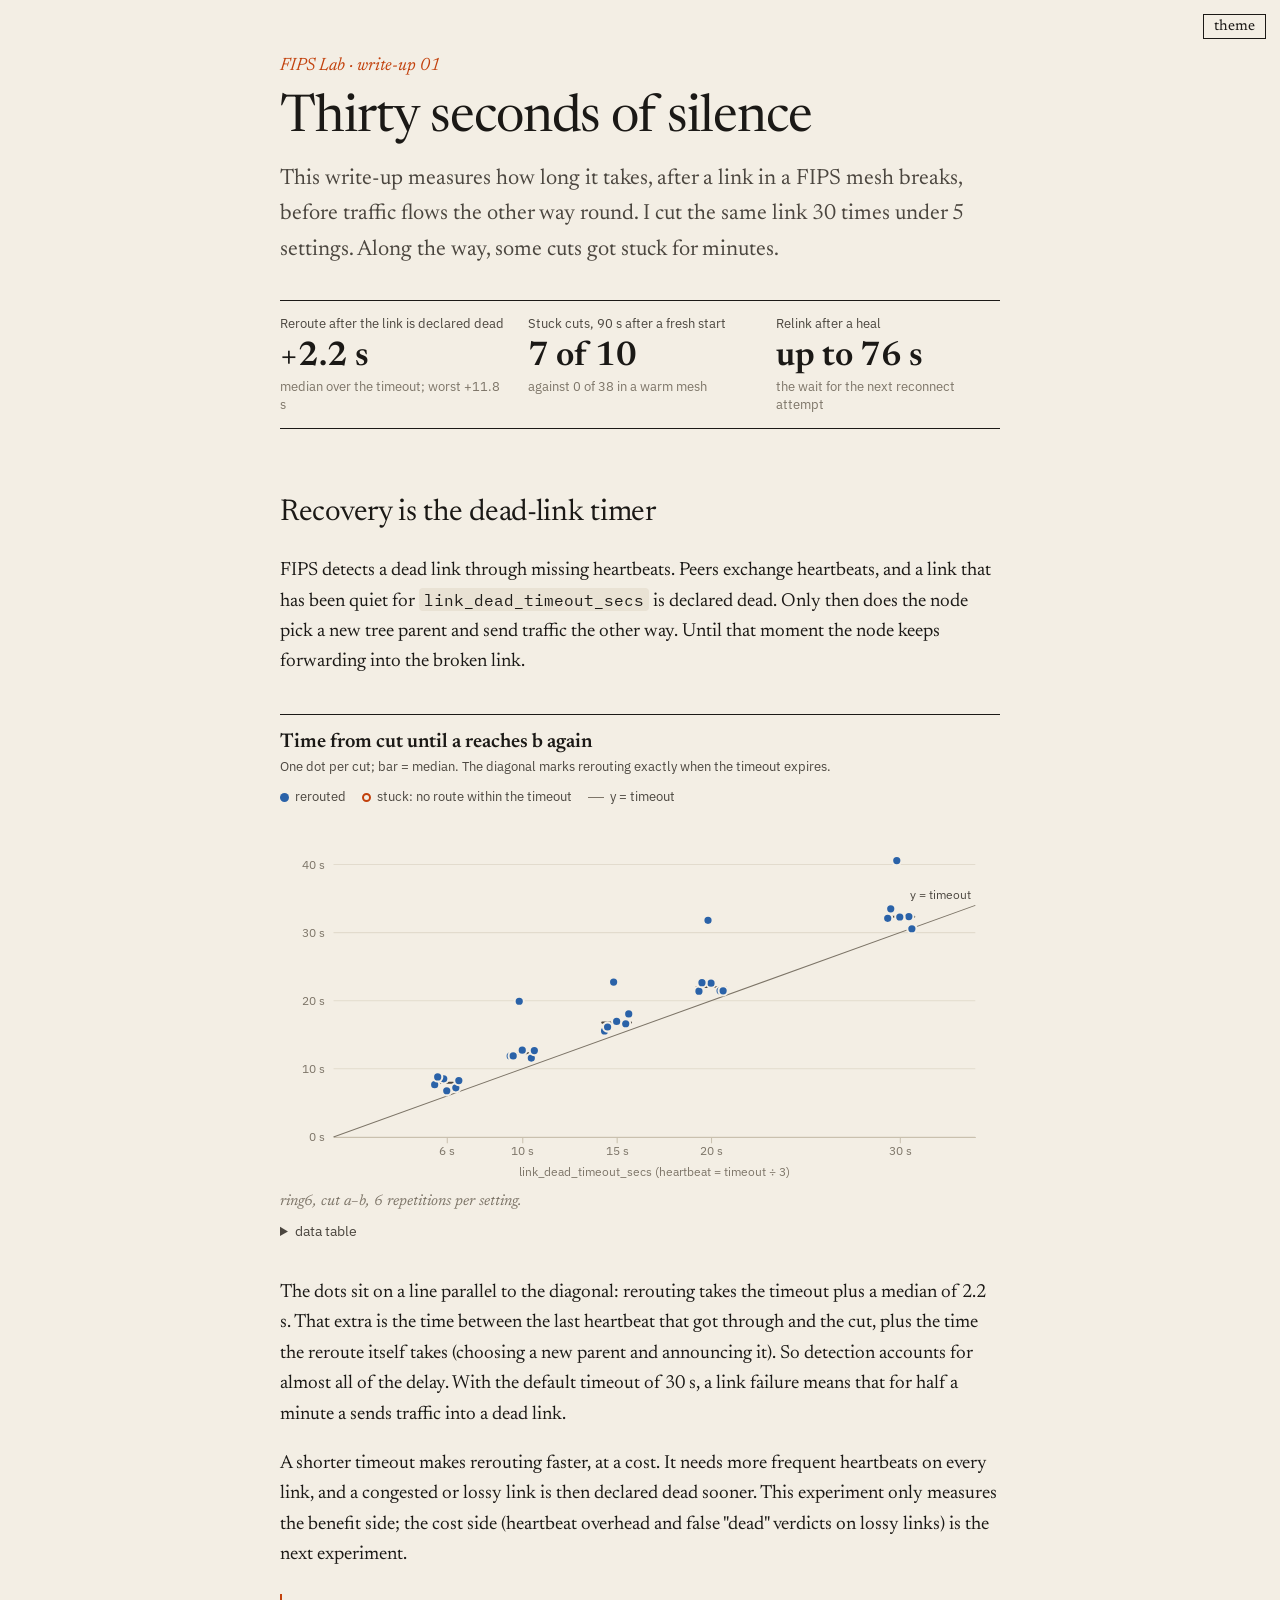
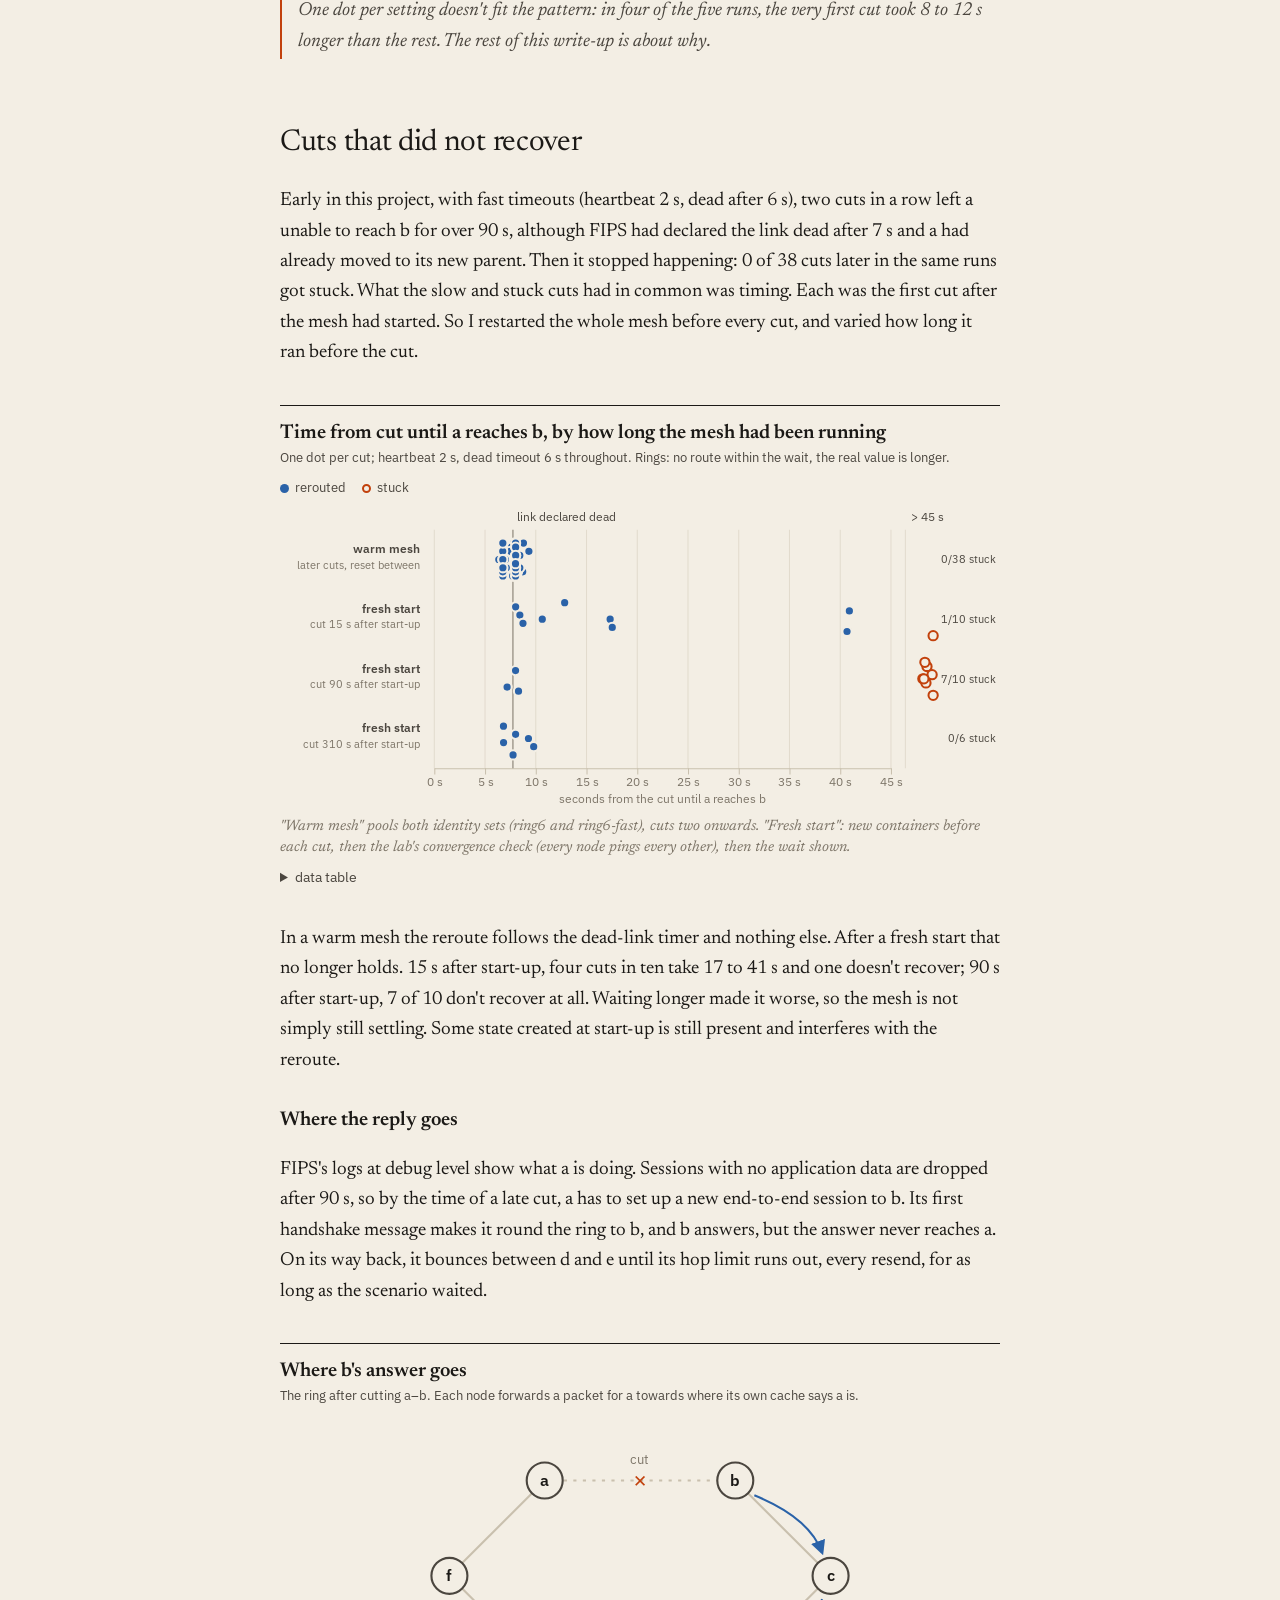
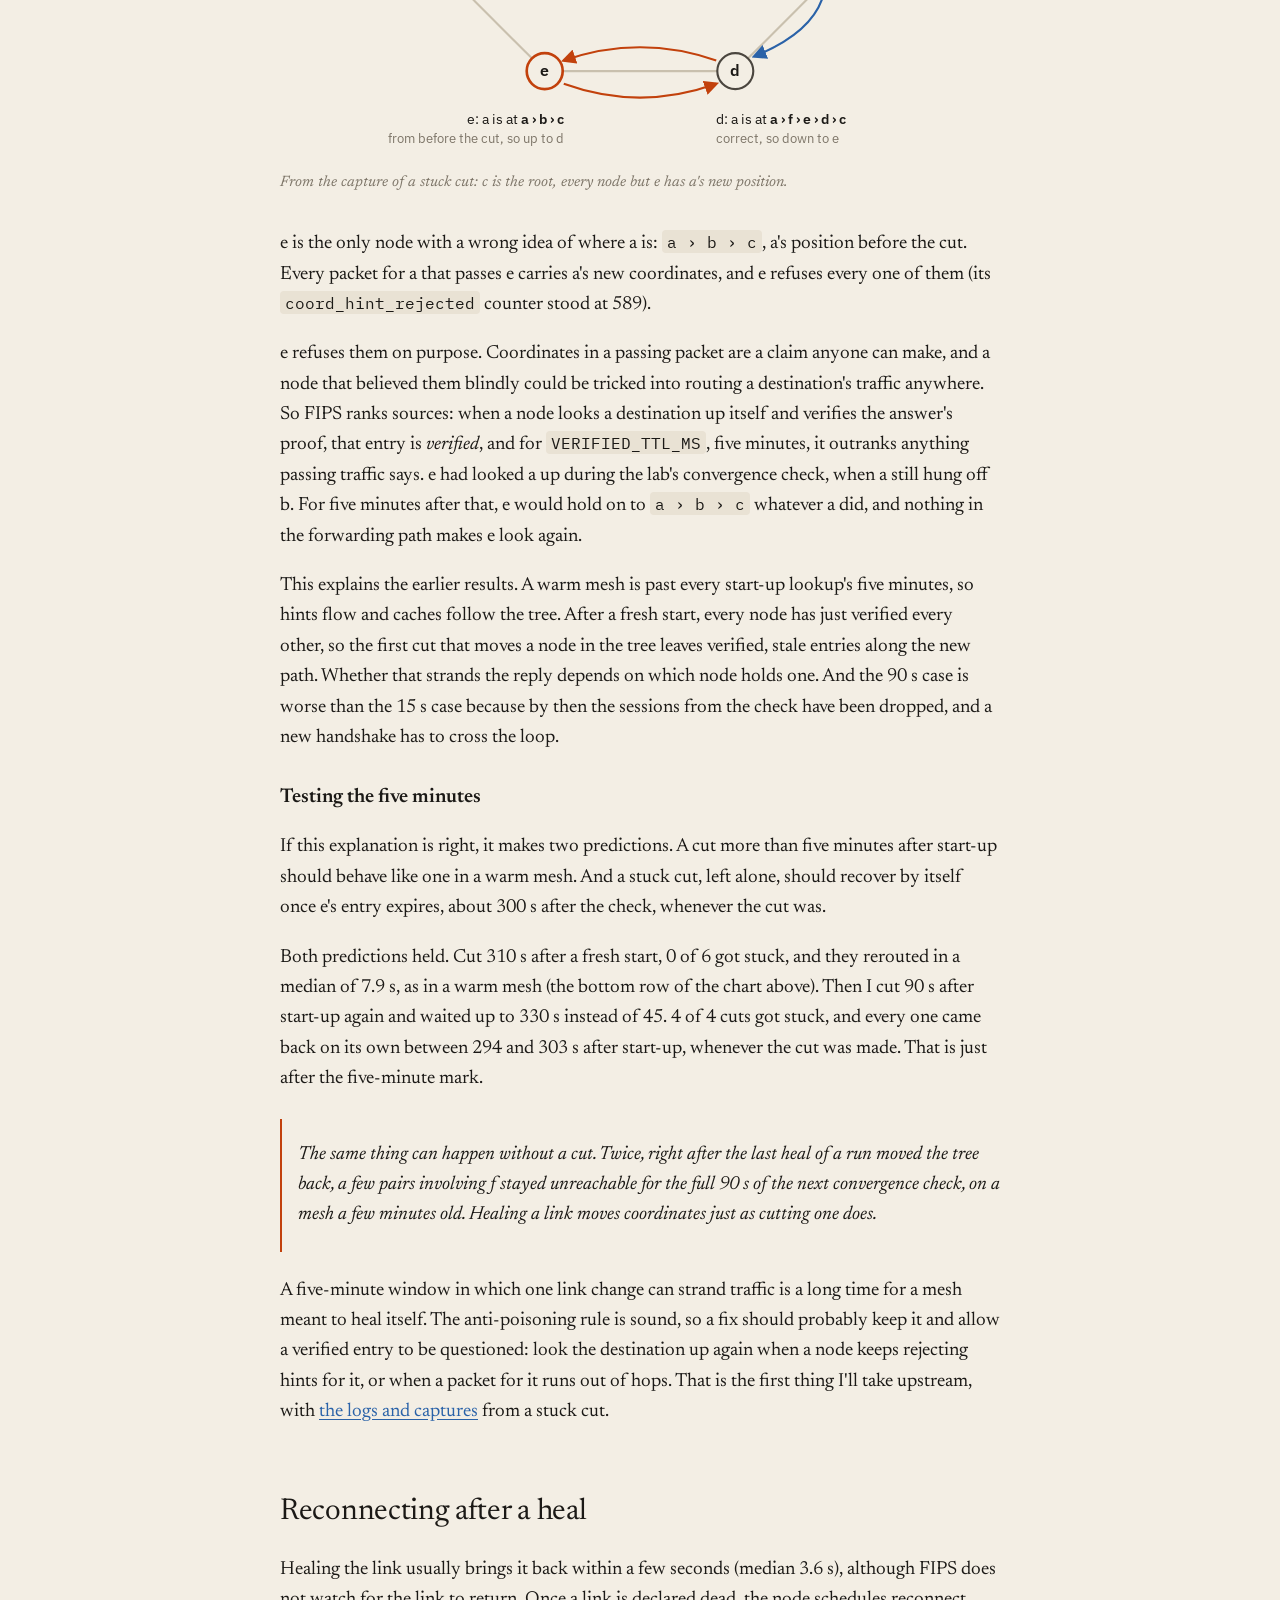
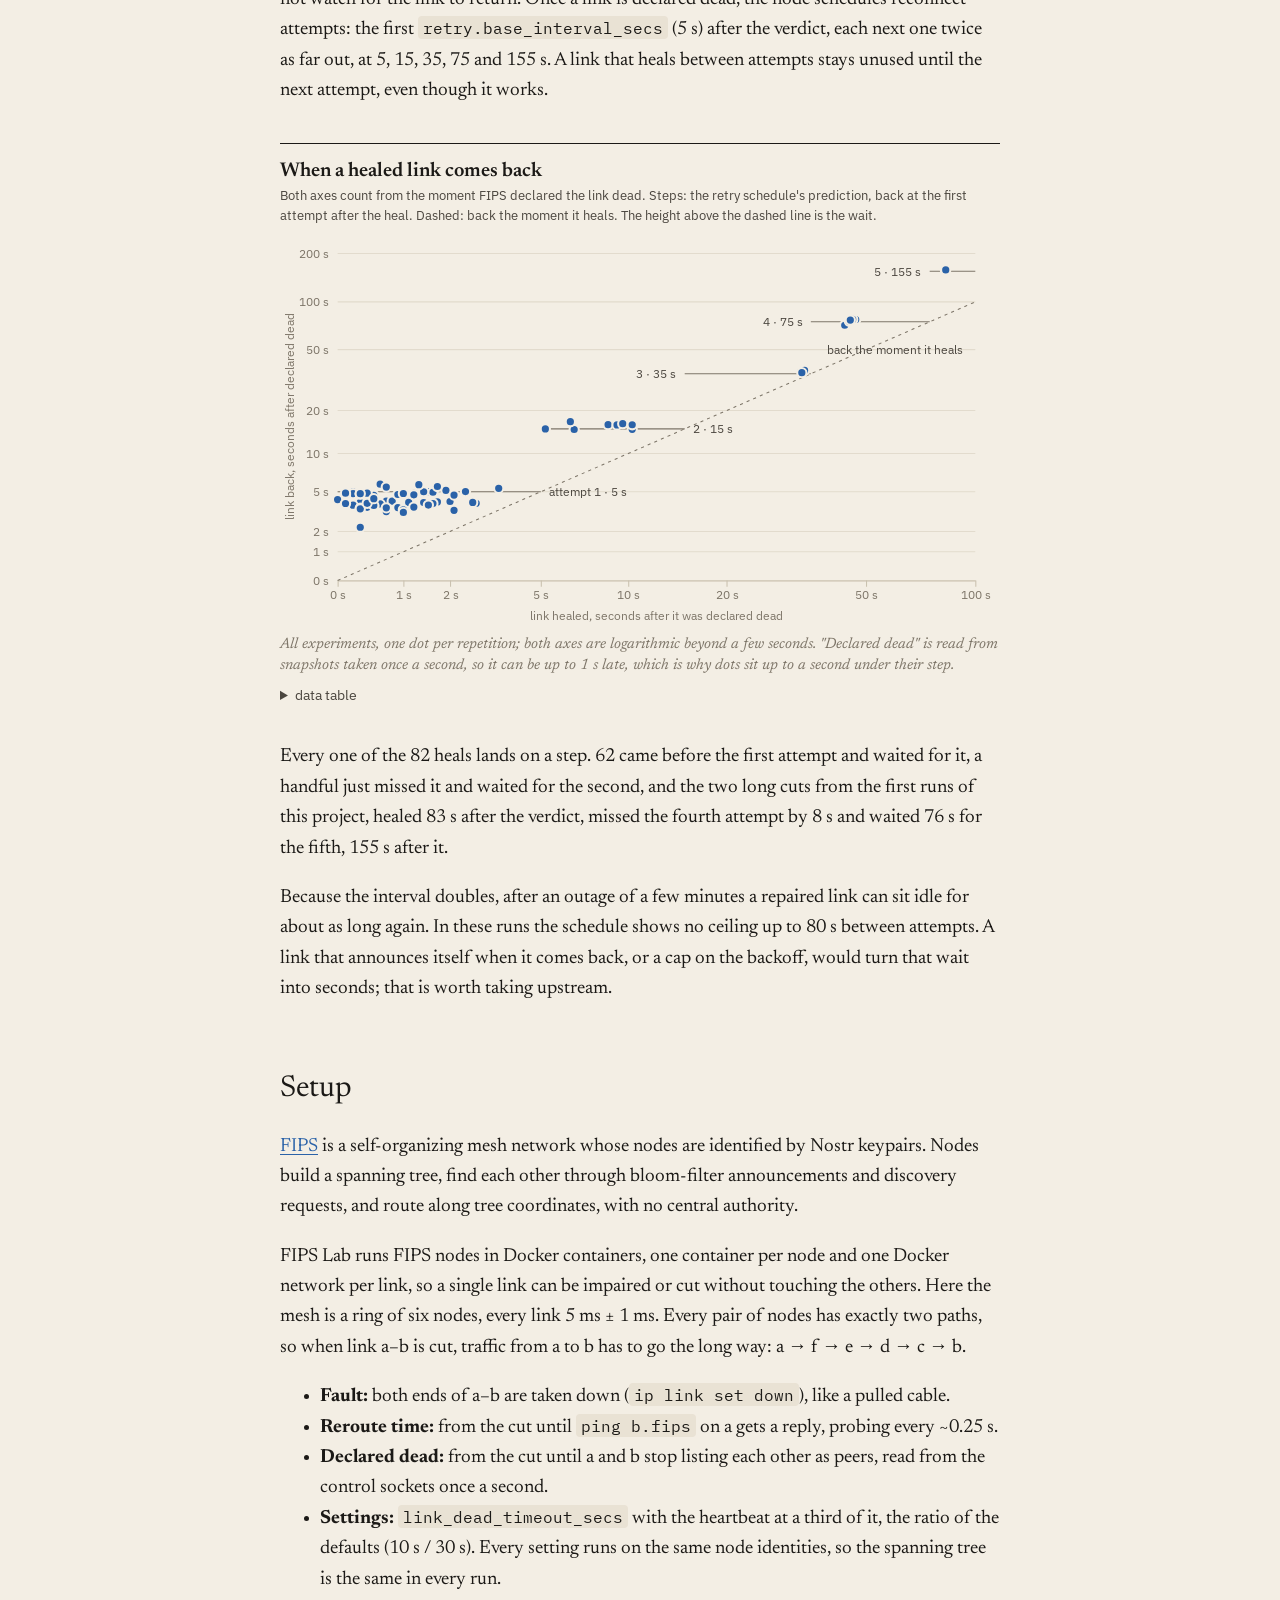
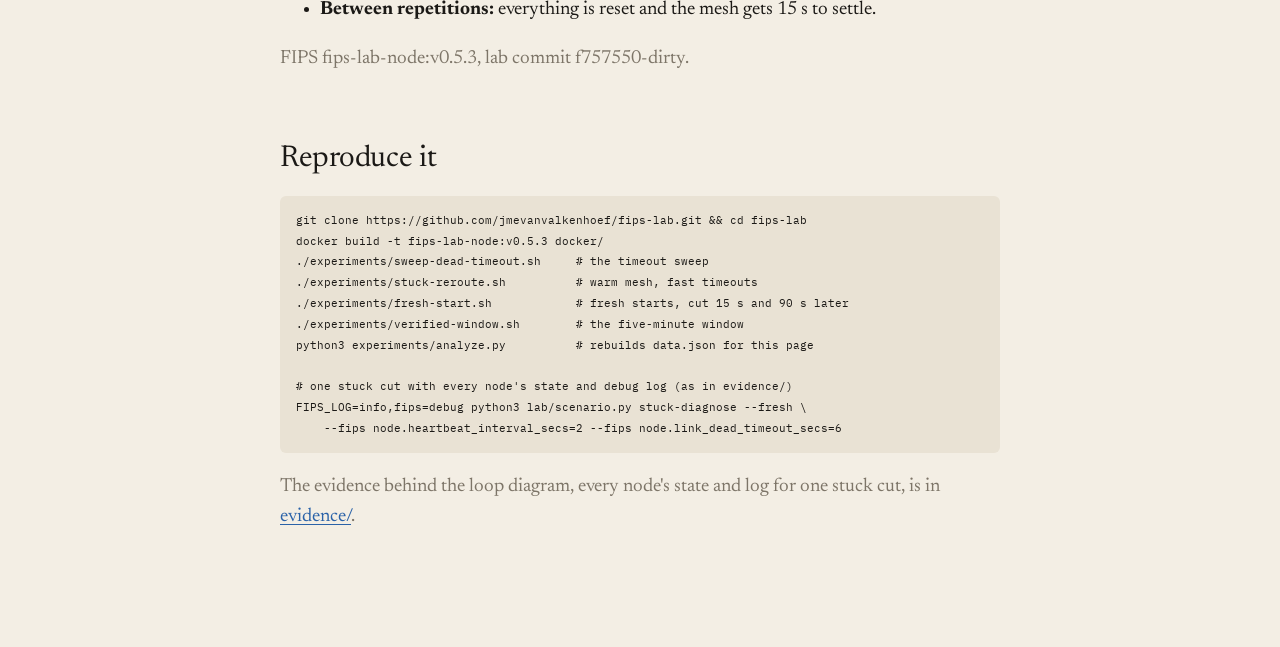
<file: experiments/writeups/01-reroute/index.html>
<!doctype html>
<html lang="en">
<head>
  <meta charset="utf-8">
  <meta name="viewport" content="width=device-width, initial-scale=1">
  <title>Thirty Seconds of Silence</title>
  <meta name="description" content="How fast does a FIPS mesh route around a broken link? Measured in a Docker lab.">
  <link rel="stylesheet" href="style.css">
</head>
<body>
<button id="theme" type="button" aria-label="Toggle light or dark theme">theme</button>
<main>
  <div class="kicker">FIPS Lab · write-up 01</div>
  <h1>Thirty seconds of silence</h1>
  <p class="lede">This write-up measures how long it takes, after a link in a FIPS mesh breaks, before traffic flows the other way round. I cut the same link <span data-fill="sweep-n">–</span> times under <span data-fill="sweep-settings">–</span> settings. Along the way, some cuts got stuck for minutes.</p>

  <div class="tiles">
    <div class="tile">
      <div class="label">Reroute after the link is declared dead</div>
      <div class="value">+<span data-fill="over-median">–</span> s</div>
      <div class="note">median over the timeout; worst +<span data-fill="over-max">–</span> s</div>
    </div>
    <div class="tile">
      <div class="label">Stuck cuts, 90 s after a fresh start</div>
      <div class="value"><span data-fill="fresh-90-k">–</span> of <span data-fill="fresh-90-n">–</span></div>
      <div class="note">against <span data-fill="warm-k">–</span> of <span data-fill="warm-n">–</span> in a warm mesh</div>
    </div>
    <div class="tile">
      <div class="label">Relink after a heal</div>
      <div class="value">up to <span data-fill="relink-max">–</span> s</div>
      <div class="note">the wait for the next reconnect attempt</div>
    </div>
  </div>

  <h2>Recovery is the dead-link timer</h2>
  <p>FIPS detects a dead link through missing heartbeats. Peers exchange heartbeats, and a link that has been quiet for <code>link_dead_timeout_secs</code> is declared dead. Only then does the node pick a new tree parent and send traffic the other way. Until that moment the node keeps forwarding into the broken link.</p>

  <figure>
    <h4>Time from cut until a reaches b again</h4>
    <p class="sub">One dot per cut; bar = median. The diagonal marks rerouting exactly when the timeout expires.</p>
    <div class="keys">
      <span><i class="key-dot"></i>rerouted</span>
      <span><i class="key-ring"></i>stuck: no route within the timeout</span>
      <span><i class="key-line"></i>y = timeout</span>
    </div>
    <div class="chart" id="chart-sweep"></div>
    <figcaption>ring6, cut a–b, 6 repetitions per setting.</figcaption>
  </figure>

  <p>The dots sit on a line parallel to the diagonal: rerouting takes the timeout plus a median of <span data-fill="over-median">–</span> s. That extra is the time between the last heartbeat that got through and the cut, plus the time the reroute itself takes (choosing a new parent and announcing it). So detection accounts for almost all of the delay. With the default timeout of 30 s, a link failure means that for half a minute a sends traffic into a dead link.</p>
  <p>A shorter timeout makes rerouting faster, at a cost. It needs more frequent heartbeats on every link, and a congested or lossy link is then declared dead sooner. This experiment only measures the benefit side; the cost side (heartbeat overhead and false "dead" verdicts on lossy links) is the next experiment.</p>
  <div class="callout">One dot per setting doesn't fit the pattern: in four of the five runs, the very first cut took 8 to 12 s longer than the rest. The rest of this write-up is about why.</div>

  <h2>Cuts that did not recover</h2>
  <p>Early in this project, with fast timeouts (heartbeat 2 s, dead after 6 s), two cuts in a row left a unable to reach b for over 90 s, although FIPS had declared the link dead after 7 s and a had already moved to its new parent. Then it stopped happening: <span data-fill="warm-k">–</span> of <span data-fill="warm-n">–</span> cuts later in the same runs got stuck. What the slow and stuck cuts had in common was timing. Each was the first cut after the mesh had started. So I restarted the whole mesh before every cut, and varied how long it ran before the cut.</p>

  <figure>
    <h4>Time from cut until a reaches b, by how long the mesh had been running</h4>
    <p class="sub">One dot per cut; heartbeat 2 s, dead timeout 6 s throughout. Rings: no route within the wait, the real value is longer.</p>
    <div class="keys">
      <span><i class="key-dot"></i>rerouted</span>
      <span><i class="key-ring"></i>stuck</span>
    </div>
    <div class="chart" id="chart-conditions"></div>
    <figcaption>"Warm mesh" pools both identity sets (ring6 and ring6-fast), cuts two onwards. "Fresh start": new containers before each cut, then the lab's convergence check (every node pings every other), then the wait shown.</figcaption>
  </figure>

  <p>In a warm mesh the reroute follows the dead-link timer and nothing else. After a fresh start that no longer holds. 15 s after start-up, four cuts in ten take 17 to 41 s and one doesn't recover; 90 s after start-up, <span data-fill="fresh-90-k">–</span> of <span data-fill="fresh-90-n">–</span> don't recover at all. Waiting longer made it worse, so the mesh is not simply still settling. Some state created at start-up is still present and interferes with the reroute.</p>

  <h3>Where the reply goes</h3>
  <p>FIPS's logs at debug level show what a is doing. Sessions with no application data are dropped after 90 s, so by the time of a late cut, a has to set up a new end-to-end session to b. Its first handshake message makes it round the ring to b, and b answers, but the answer never reaches a. On its way back, it bounces between d and e until its hop limit runs out, every resend, for as long as the scenario waited.</p>

  <figure>
    <h4>Where b's answer goes</h4>
    <p class="sub">The ring after cutting a–b. Each node forwards a packet for a towards where its own cache says a is.</p>
    <svg class="diagram" viewBox="0 0 680 330" role="img" aria-label="Ring of six nodes. Link a to b is cut. b's reply travels to c and d; d sends it down to e, e sends it back up to d, in a loop.">
      <defs>
        <marker id="arrow" viewBox="0 0 10 10" refX="8" refY="5" markerWidth="7" markerHeight="7" orient="auto-start-reverse">
          <path d="M0,0 L10,5 L0,10 z" class="arrowhead"/>
        </marker>
        <marker id="arrow-loop" viewBox="0 0 10 10" refX="8" refY="5" markerWidth="7" markerHeight="7" orient="auto-start-reverse">
          <path d="M0,0 L10,5 L0,10 z" class="arrowhead loop"/>
        </marker>
      </defs>
      <g transform="translate(130,0)">
      <line class="edge" x1="300" y1="60" x2="390" y2="150"/>
      <line class="edge" x1="390" y1="150" x2="300" y2="240"/>
      <line class="edge" x1="300" y1="240" x2="120" y2="240"/>
      <line class="edge" x1="120" y1="240" x2="30" y2="150"/>
      <line class="edge" x1="30" y1="150" x2="120" y2="60"/>
      <line class="edge-cut" x1="120" y1="60" x2="300" y2="60"/>
      <text class="cut-mark" x="210" y="66" text-anchor="middle">✕</text>
      <text class="d-note" x="210" y="44" text-anchor="middle">cut</text>
      <path class="flow" d="M318,74 Q370,95 382,128" marker-end="url(#arrow)"/>
      <path class="flow" d="M382,172 Q370,205 318,226" marker-end="url(#arrow)"/>
      <path class="flow loop" d="M282,230 Q210,205 138,230" marker-end="url(#arrow-loop)"/>
      <path class="flow loop" d="M138,252 Q210,278 282,252" marker-end="url(#arrow-loop)"/>
      <g class="node"><circle cx="120" cy="60" r="17"/><text x="120" y="65">a</text></g>
      <g class="node"><circle cx="300" cy="60" r="17"/><text x="300" y="65">b</text></g>
      <g class="node"><circle cx="390" cy="150" r="17"/><text x="390" y="155">c</text></g>
      <g class="node"><circle cx="300" cy="240" r="17"/><text x="300" y="245">d</text></g>
      <g class="node stale"><circle cx="120" cy="240" r="17"/><text x="120" y="245">e</text></g>
      <g class="node"><circle cx="30" cy="150" r="17"/><text x="30" y="155">f</text></g>
      <text class="d-label" x="282" y="290">d: a is at <tspan class="mono">a › f › e › d › c</tspan></text>
      <text class="d-note" x="282" y="308">correct, so down to e</text>
      <text class="d-label" x="138" y="290" text-anchor="end">e: a is at <tspan class="mono">a › b › c</tspan></text>
      <text class="d-note" x="138" y="308" text-anchor="end">from before the cut, so up to d</text>
      </g>
    </svg>
    <figcaption>From the capture of a stuck cut: c is the root, every node but e has a's new position.</figcaption>
  </figure>

  <p>e is the only node with a wrong idea of where a is: <code>a › b › c</code>, a's position before the cut. Every packet for a that passes e carries a's new coordinates, and e refuses every one of them (its <code>coord_hint_rejected</code> counter stood at 589).</p>
  <p>e refuses them on purpose. Coordinates in a passing packet are a claim anyone can make, and a node that believed them blindly could be tricked into routing a destination's traffic anywhere. So FIPS ranks sources: when a node looks a destination up itself and verifies the answer's proof, that entry is <em>verified</em>, and for <code>VERIFIED_TTL_MS</code>, five minutes, it outranks anything passing traffic says. e had looked a up during the lab's convergence check, when a still hung off b. For five minutes after that, e would hold on to <code>a › b › c</code> whatever a did, and nothing in the forwarding path makes e look again.</p>
  <p>This explains the earlier results. A warm mesh is past every start-up lookup's five minutes, so hints flow and caches follow the tree. After a fresh start, every node has just verified every other, so the first cut that moves a node in the tree leaves verified, stale entries along the new path. Whether that strands the reply depends on which node holds one. And the 90 s case is worse than the 15 s case because by then the sessions from the check have been dropped, and a new handshake has to cross the loop.</p>
  <h3>Testing the five minutes</h3>
  <p>If this explanation is right, it makes two predictions. A cut more than five minutes after start-up should behave like one in a warm mesh. And a stuck cut, left alone, should recover by itself once e's entry expires, about 300 s after the check, whenever the cut was.</p>
  <p>Both predictions held. Cut 310 s after a fresh start, <span data-fill="fresh-310-k">–</span> of <span data-fill="fresh-310-n">–</span> got stuck, and they rerouted in a median of <span data-fill="fresh-310-median">–</span> s, as in a warm mesh (the bottom row of the chart above). Then I cut 90 s after start-up again and waited up to 330 s instead of 45. <span data-fill="unlock-n">–</span> of <span data-fill="unlock-n">–</span> cuts got stuck, and every one came back on its own between <span data-fill="unlock-min">–</span> and <span data-fill="unlock-max">–</span> s after start-up, whenever the cut was made. That is just after the five-minute mark.</p>
  <div class="callout"><p>The same thing can happen without a cut. Twice, right after the last heal of a run moved the tree back, a few pairs involving f stayed unreachable for the full 90 s of the next convergence check, on a mesh a few minutes old. Healing a link moves coordinates just as cutting one does.</p></div>
  <p>A five-minute window in which one link change can strand traffic is a long time for a mesh meant to heal itself. The anti-poisoning rule is sound, so a fix should probably keep it and allow a verified entry to be questioned: look the destination up again when a node keeps rejecting hints for it, or when a packet for it runs out of hops. That is the first thing I'll take upstream, with <a href="evidence/">the logs and captures</a> from a stuck cut.</p>

  <h2>Reconnecting after a heal</h2>
  <p>Healing the link usually brings it back within a few seconds (median <span data-fill="relink-median">–</span> s), although FIPS does not watch for the link to return. Once a link is declared dead, the node schedules reconnect attempts: the first <code>retry.base_interval_secs</code> (5 s) after the verdict, each next one twice as far out, at 5, 15, 35, 75 and 155 s. A link that heals between attempts stays unused until the next attempt, even though it works.</p>

  <figure>
    <h4>When a healed link comes back</h4>
    <p class="sub">Both axes count from the moment FIPS declared the link dead. Steps: the retry schedule's prediction, back at the first attempt after the heal. Dashed: back the moment it heals. The height above the dashed line is the wait.</p>
    <div class="chart" id="chart-relink"></div>
    <figcaption>All experiments, one dot per repetition; both axes are logarithmic beyond a few seconds. "Declared dead" is read from snapshots taken once a second, so it can be up to 1 s late, which is why dots sit up to a second under their step.</figcaption>
  </figure>

  <p>Every one of the <span data-fill="relink-n">–</span> heals lands on a step. <span data-fill="relink-first">–</span> came before the first attempt and waited for it, a handful just missed it and waited for the second, and the two long cuts from the first runs of this project, healed 83 s after the verdict, missed the fourth attempt by 8 s and waited <span data-fill="relink-max">–</span> s for the fifth, 155 s after it.</p>
  <p>Because the interval doubles, after an outage of a few minutes a repaired link can sit idle for about as long again. In these runs the schedule shows no ceiling up to 80 s between attempts. A link that announces itself when it comes back, or a cap on the backoff, would turn that wait into seconds; that is worth taking upstream.</p>

  <h2>Setup</h2>
  <p><a href="https://github.com/jmcorgan/fips">FIPS</a> is a self-organizing mesh network whose nodes are identified by Nostr keypairs. Nodes build a spanning tree, find each other through bloom-filter announcements and discovery requests, and route along tree coordinates, with no central authority.</p>
  <p>FIPS Lab runs FIPS nodes in Docker containers, one container per node and one Docker network per link, so a single link can be impaired or cut without touching the others. Here the mesh is a ring of six nodes, every link 5 ms ± 1 ms. Every pair of nodes has exactly two paths, so when link a–b is cut, traffic from a to b has to go the long way: a → f → e → d → c → b.</p>
  <ul>
    <li><strong>Fault:</strong> both ends of a–b are taken down (<code>ip link set down</code>), like a pulled cable.</li>
    <li><strong>Reroute time:</strong> from the cut until <code>ping b.fips</code> on a gets a reply, probing every ~0.25 s.</li>
    <li><strong>Declared dead:</strong> from the cut until a and b stop listing each other as peers, read from the control sockets once a second.</li>
    <li><strong>Settings:</strong> <code>link_dead_timeout_secs</code> with the heartbeat at a third of it, the ratio of the defaults (10 s / 30 s). Every setting runs on the same node identities, so the spanning tree is the same in every run.</li>
    <li><strong>Between repetitions:</strong> everything is reset and the mesh gets 15 s to settle.</li>
  </ul>
  <p class="dim">FIPS <span data-fill="image">–</span>, lab commit <span data-fill="git">–</span>.</p>

  <h2>Reproduce it</h2>
<pre><code>git clone https://github.com/jmevanvalkenhoef/fips-lab.git &amp;&amp; cd fips-lab
docker build -t fips-lab-node:v0.5.3 docker/
./experiments/sweep-dead-timeout.sh     # the timeout sweep
./experiments/stuck-reroute.sh          # warm mesh, fast timeouts
./experiments/fresh-start.sh            # fresh starts, cut 15 s and 90 s later
./experiments/verified-window.sh        # the five-minute window
python3 experiments/analyze.py          # rebuilds data.json for this page

# one stuck cut with every node's state and debug log (as in evidence/)
FIPS_LOG=info,fips=debug python3 lab/scenario.py stuck-diagnose --fresh \
    --fips node.heartbeat_interval_secs=2 --fips node.link_dead_timeout_secs=6</code></pre>
  <p class="dim">The evidence behind the loop diagram, every node's state and log for one stuck cut, is in <a href="evidence/">evidence/</a>.</p>
</main>
<script src="../../../web/vendor/d3.min.js"></script>
<script src="charts.js"></script>
</body>
</html>
</file>
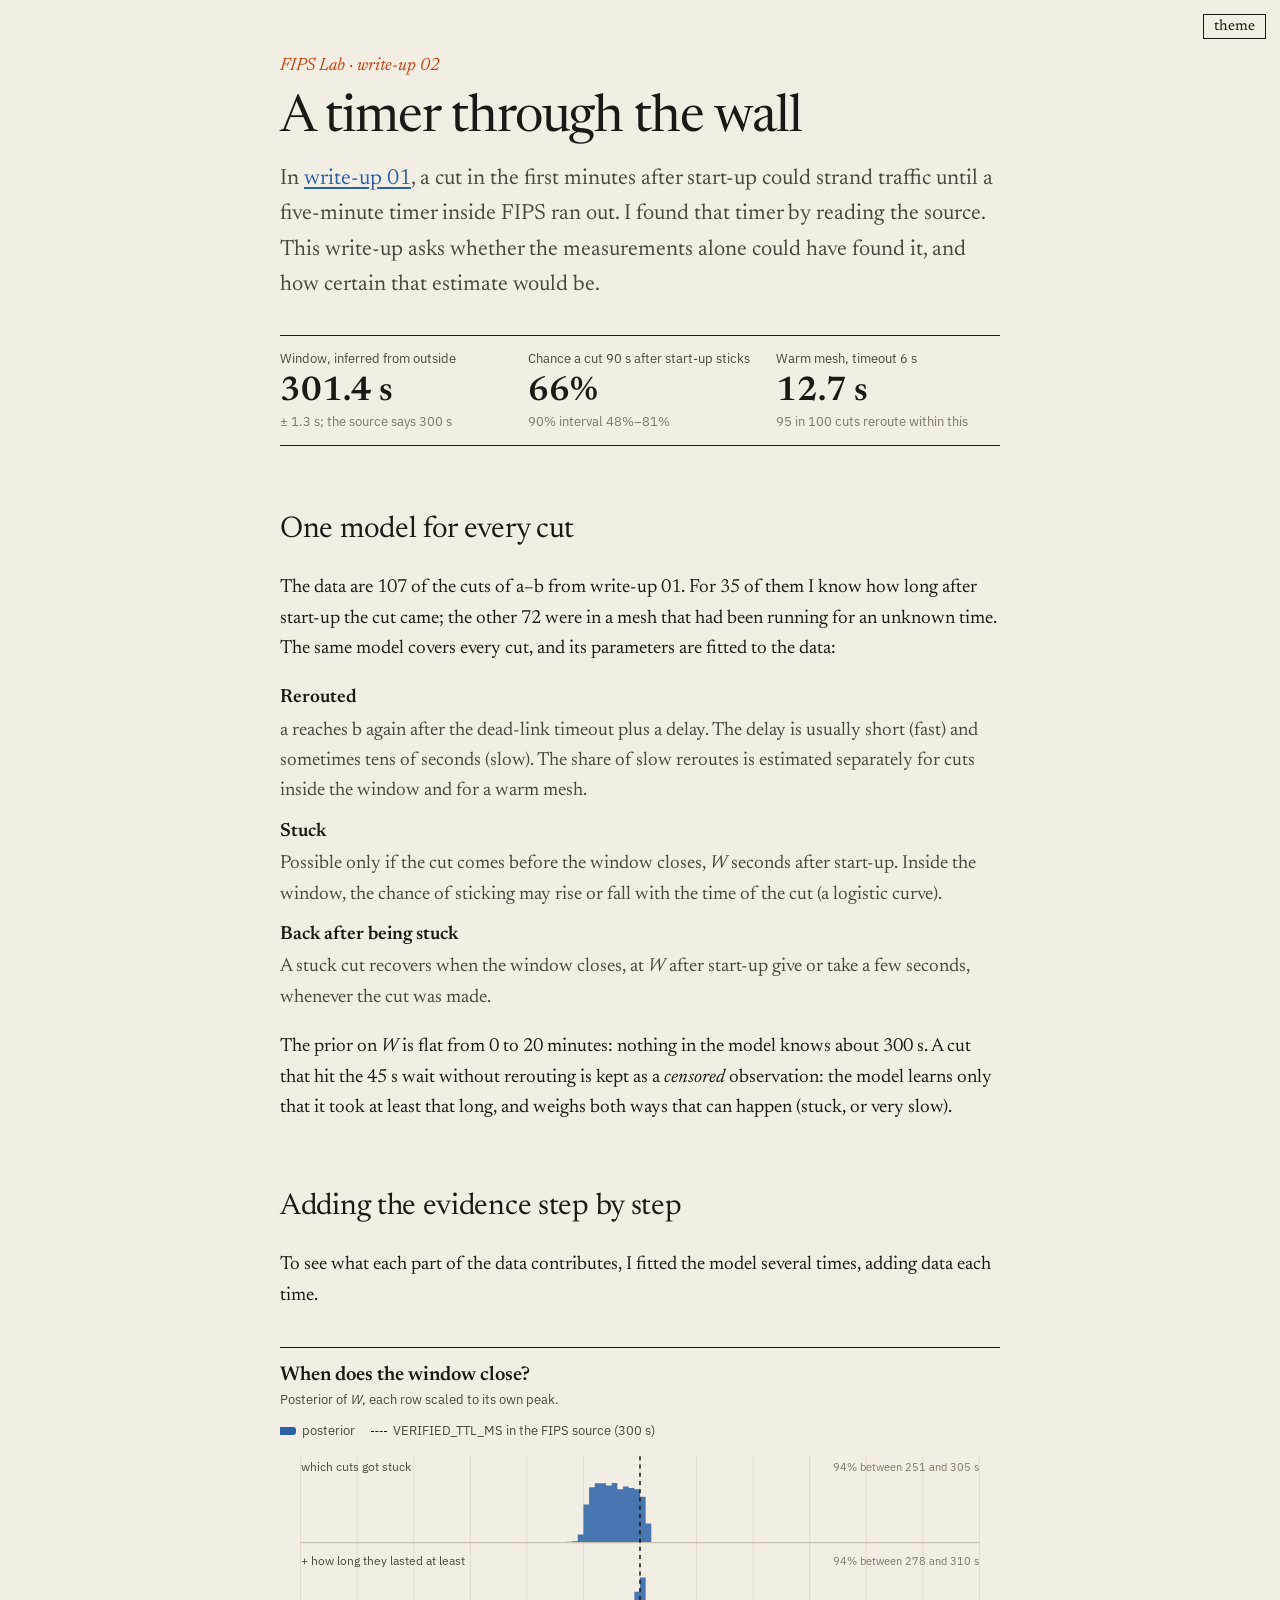
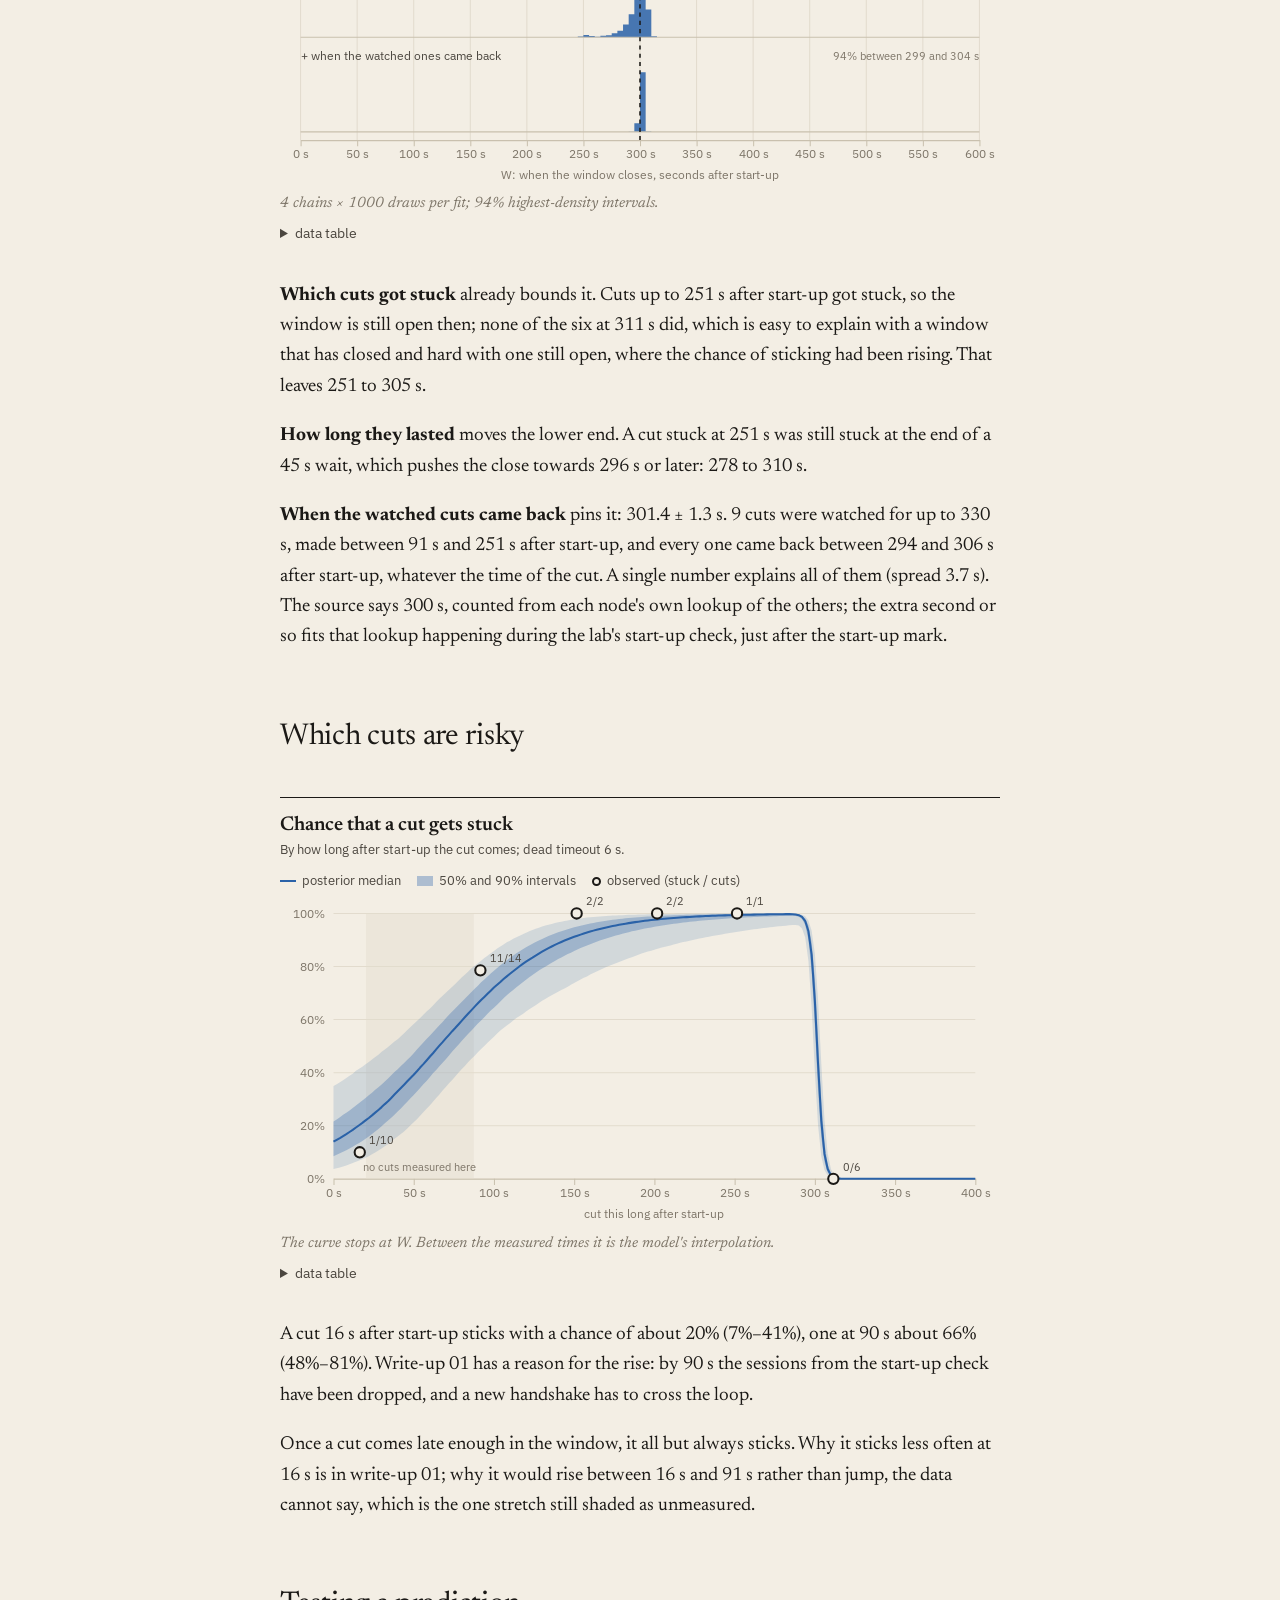
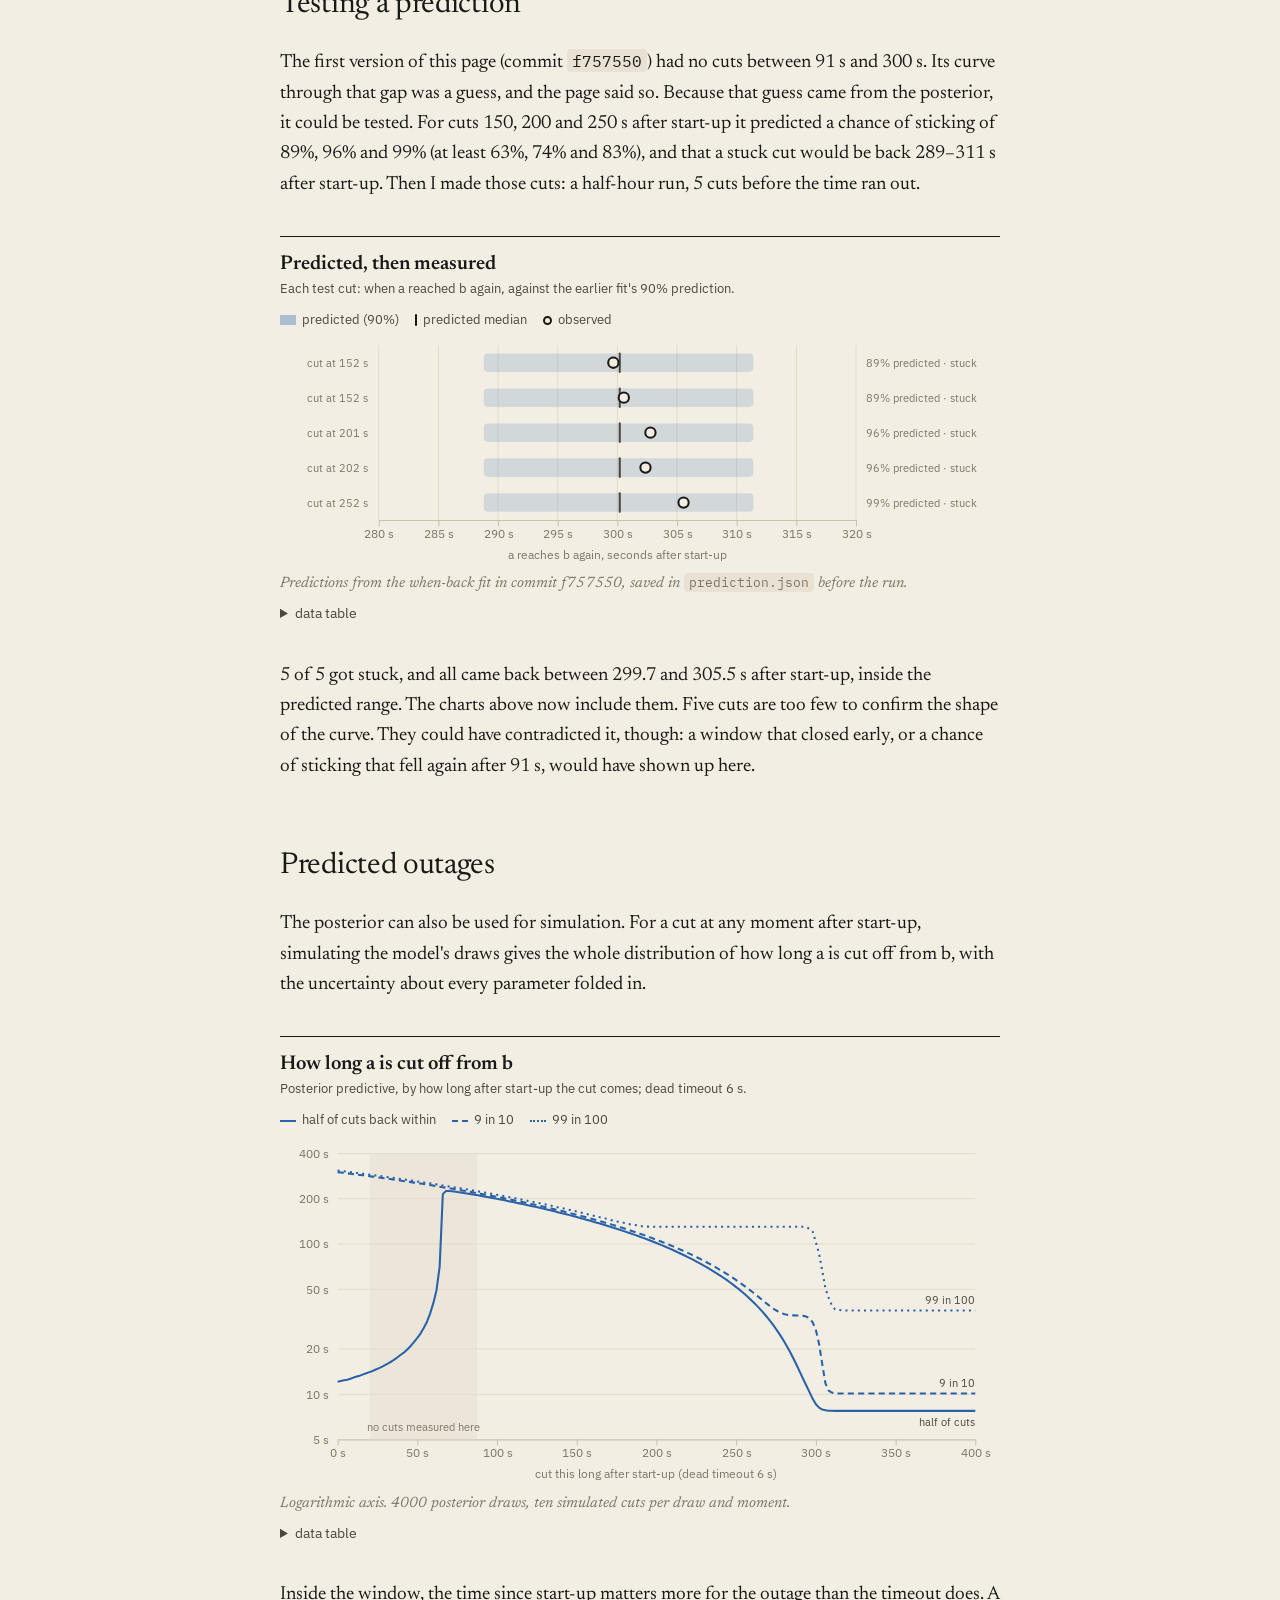
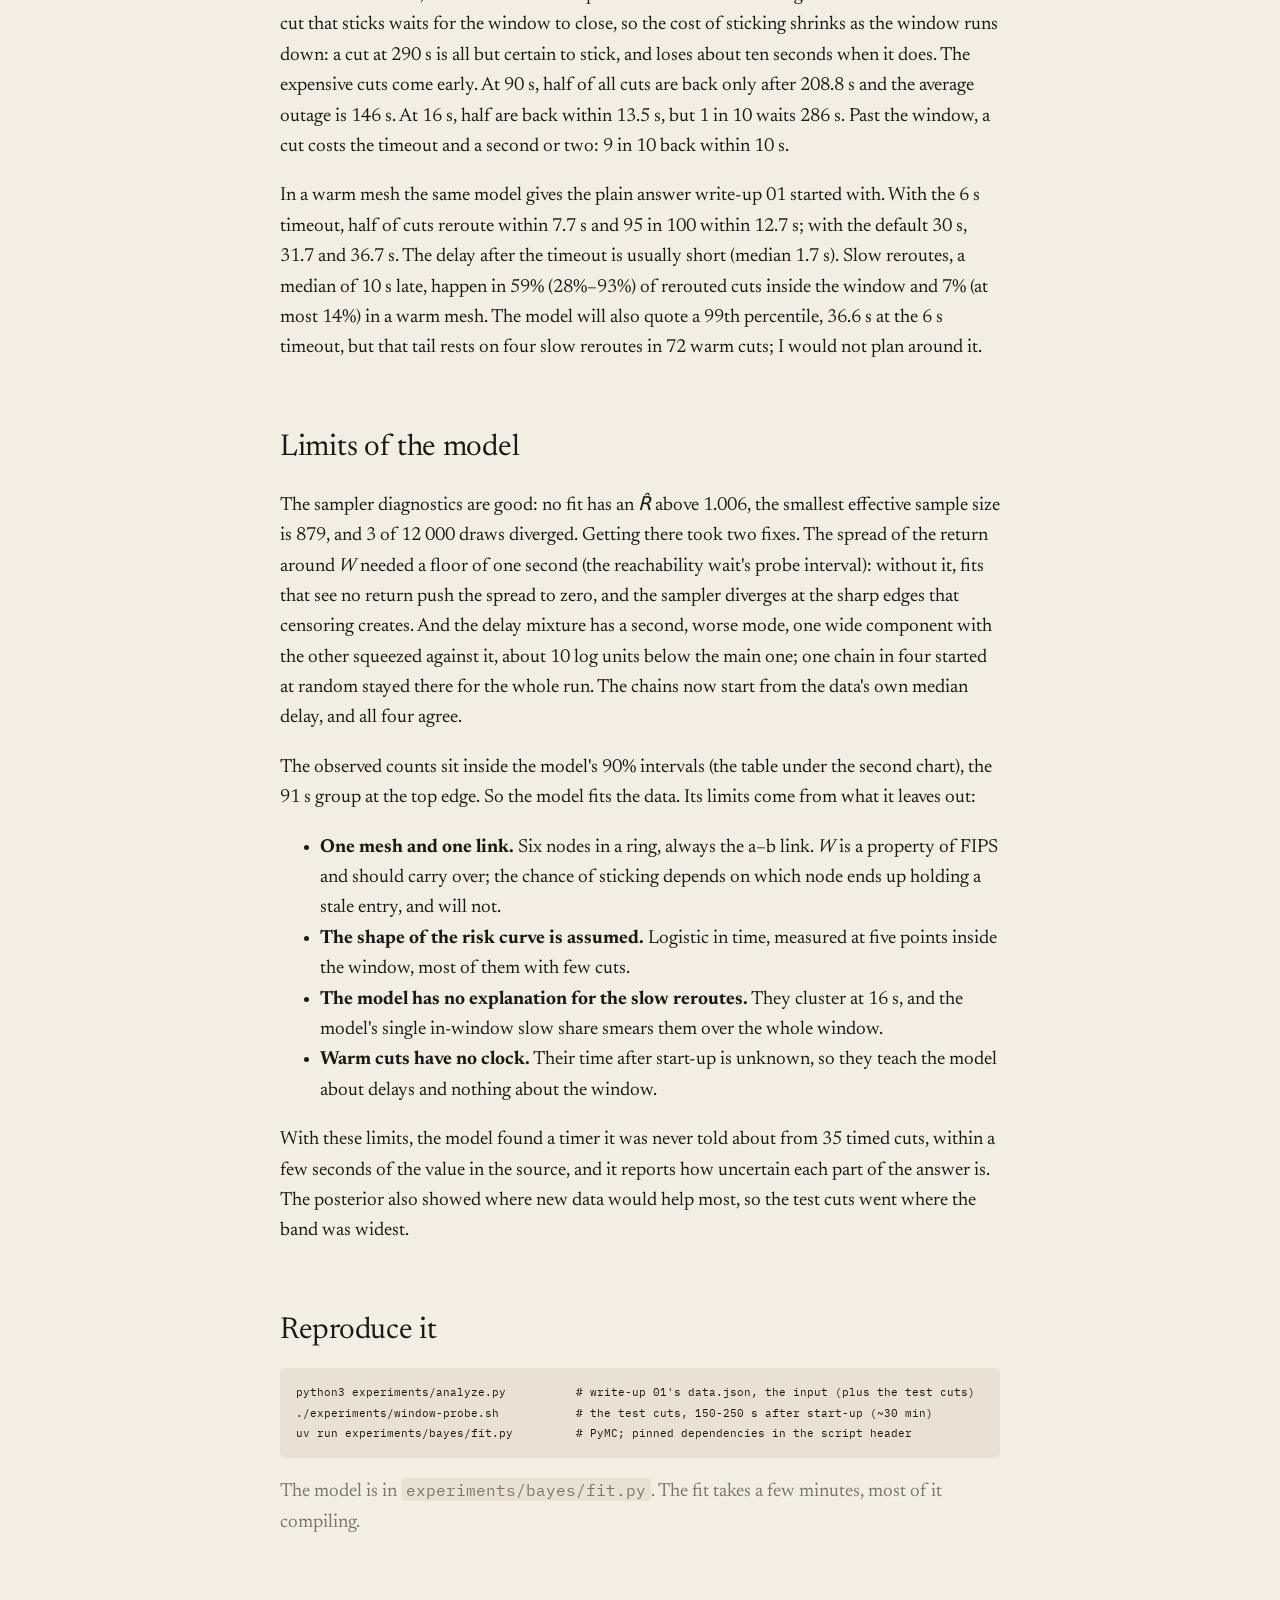
<file: experiments/writeups/02-window/index.html>
<!doctype html>
<html lang="en">
<head>
  <meta charset="utf-8">
  <meta name="viewport" content="width=device-width, initial-scale=1">
  <title>A Timer Through the Wall</title>
  <meta name="description" content="Inferring a hidden five-minute timer inside FIPS from outside measurements alone, with a Bayesian model of every cut.">
  <link rel="stylesheet" href="../01-reroute/style.css">
  <link rel="stylesheet" href="extra.css">
</head>
<body>
<button id="theme" type="button" aria-label="Toggle light or dark theme">theme</button>
<main>
  <div class="kicker">FIPS Lab · write-up 02</div>
  <h1>A timer through the wall</h1>
  <p class="lede">In <a href="../01-reroute/">write-up 01</a>, a cut in the first minutes after start-up could strand traffic until a five-minute timer inside FIPS ran out. I found that timer by reading the source. This write-up asks whether the measurements alone could have found it, and how certain that estimate would be.</p>

  <div class="tiles">
    <div class="tile">
      <div class="label">Window, inferred from outside</div>
      <div class="value"><span data-fill="w-mean">–</span> s</div>
      <div class="note">± <span data-fill="w-sd">–</span> s; the source says 300 s</div>
    </div>
    <div class="tile">
      <div class="label">Chance a cut 90 s after start-up sticks</div>
      <div class="value"><span data-fill="stuck-90">–</span></div>
      <div class="note">90% interval <span data-fill="stuck-90-lo">–</span>–<span data-fill="stuck-90-hi">–</span></div>
    </div>
    <div class="tile">
      <div class="label">Warm mesh, timeout 6 s</div>
      <div class="value"><span data-fill="T6-q95">–</span> s</div>
      <div class="note">95 in 100 cuts reroute within this</div>
    </div>
  </div>

  <h2>One model for every cut</h2>
  <p>The data are <span data-fill="n-total">–</span> of the cuts of a–b from write-up 01. For <span data-fill="n-fresh">–</span> of them I know how long after start-up the cut came; the other <span data-fill="n-warm">–</span> were in a mesh that had been running for an unknown time. The same model covers every cut, and its parameters are fitted to the data:</p>
  <dl class="model">
    <dt>Rerouted</dt>
    <dd>a reaches b again after the dead-link timeout plus a delay. The delay is usually short (fast) and sometimes tens of seconds (slow). The share of slow reroutes is estimated separately for cuts inside the window and for a warm mesh.</dd>
    <dt>Stuck</dt>
    <dd>Possible only if the cut comes before the window closes, <em>W</em> seconds after start-up. Inside the window, the chance of sticking may rise or fall with the time of the cut (a logistic curve).</dd>
    <dt>Back after being stuck</dt>
    <dd>A stuck cut recovers when the window closes, at <em>W</em> after start-up give or take a few seconds, whenever the cut was made.</dd>
  </dl>
  <p>The prior on <em>W</em> is flat from 0 to 20 minutes: nothing in the model knows about 300 s. A cut that hit the 45 s wait without rerouting is kept as a <em>censored</em> observation: the model learns only that it took at least that long, and weighs both ways that can happen (stuck, or very slow).</p>

  <h2>Adding the evidence step by step</h2>
  <p>To see what each part of the data contributes, I fitted the model several times, adding data each time.</p>

  <figure>
    <h4>When does the window close?</h4>
    <p class="sub">Posterior of <em>W</em>, each row scaled to its own peak.</p>
    <div class="keys">
      <span><i class="key-bar"></i>posterior</span>
      <span><i class="key-source"></i>VERIFIED_TTL_MS in the FIPS source (300 s)</span>
    </div>
    <div class="chart" id="chart-window"></div>
    <figcaption>4 chains × 1000 draws per fit; 94% highest-density intervals.</figcaption>
  </figure>

  <p><strong>Which cuts got stuck</strong> already bounds it. Cuts up to 251 s after start-up got stuck, so the window is still open then; none of the six at 311 s did, which is easy to explain with a window that has closed and hard with one still open, where the chance of sticking had been rising. That leaves <span data-fill="where-lo">–</span> to <span data-fill="where-hi">–</span> s.</p>
  <p><strong>How long they lasted</strong> moves the lower end. A cut stuck at 251 s was still stuck at the end of a 45 s wait, which pushes the close towards 296 s or later: <span data-fill="how-long-lo">–</span> to <span data-fill="how-long-hi">–</span> s.</p>
  <p><strong>When the watched cuts came back</strong> pins it: <span data-fill="w-mean">–</span> ± <span data-fill="w-sd">–</span> s. <span data-fill="watched-n">–</span> cuts were watched for up to 330 s, made between 91 s and 251 s after start-up, and every one came back between <span data-fill="watched-back-lo">–</span> and <span data-fill="watched-back-hi">–</span> s after start-up, whatever the time of the cut. A single number explains all of them (spread <span data-fill="back-sd">–</span> s). The source says 300 s, counted from each node's own lookup of the others; the extra second or so fits that lookup happening during the lab's start-up check, just after the start-up mark.</p>

  <h2>Which cuts are risky</h2>
  <figure>
    <h4>Chance that a cut gets stuck</h4>
    <p class="sub">By how long after start-up the cut comes; dead timeout 6 s.</p>
    <div class="keys">
      <span><i class="key-solid"></i>posterior median</span>
      <span><i class="key-band"></i>50% and 90% intervals</span>
      <span><i class="key-obs"></i>observed (stuck / cuts)</span>
    </div>
    <div class="chart" id="chart-stuck"></div>
    <figcaption>The curve stops at <em>W</em>. Between the measured times it is the model's interpolation.</figcaption>
  </figure>
  <p>A cut 16 s after start-up sticks with a chance of about <span data-fill="stuck-16">–</span> (<span data-fill="stuck-16-lo">–</span>–<span data-fill="stuck-16-hi">–</span>), one at 90 s about <span data-fill="stuck-90">–</span> (<span data-fill="stuck-90-lo">–</span>–<span data-fill="stuck-90-hi">–</span>). Write-up 01 has a reason for the rise: by 90 s the sessions from the start-up check have been dropped, and a new handshake has to cross the loop.</p>
  <p>Once a cut comes late enough in the window, it all but always sticks. Why it sticks less often at 16 s is in write-up 01; why it would rise between 16 s and 91 s rather than jump, the data cannot say, which is the one stretch still shaded as unmeasured.</p>

  <h2>Testing a prediction</h2>
  <p>The first version of this page (commit <code data-fill="pred-commit">–</code>) had no cuts between 91 s and 300 s. Its curve through that gap was a guess, and the page said so. Because that guess came from the posterior, it could be tested. For cuts 150, 200 and 250 s after start-up it predicted a chance of sticking of <span data-fill="pred-150">–</span>, <span data-fill="pred-200">–</span> and <span data-fill="pred-250">–</span> (at least <span data-fill="pred-150-lo">–</span>, <span data-fill="pred-200-lo">–</span> and <span data-fill="pred-250-lo">–</span>), and that a stuck cut would be back <span data-fill="pred-back-lo">–</span>–<span data-fill="pred-back-hi">–</span> s after start-up. Then I made those cuts: a half-hour run, <span data-fill="test-n">–</span> cuts before the time ran out.</p>
  <figure>
    <h4>Predicted, then measured</h4>
    <p class="sub">Each test cut: when a reached b again, against the earlier fit's 90% prediction.</p>
    <div class="keys">
      <span><i class="key-band"></i>predicted (90%)</span>
      <span><i class="key-tick"></i>predicted median</span>
      <span><i class="key-obs"></i>observed</span>
    </div>
    <div class="chart" id="chart-prediction"></div>
    <figcaption>Predictions from the when-back fit in commit <span data-fill="pred-commit">–</span>, saved in <code>prediction.json</code> before the run.</figcaption>
  </figure>
  <p><span data-fill="test-stuck">–</span> of <span data-fill="test-n">–</span> got stuck, and all came back between <span data-fill="test-back-lo">–</span> and <span data-fill="test-back-hi">–</span> s after start-up, inside the predicted range. The charts above now include them. Five cuts are too few to confirm the shape of the curve. They could have contradicted it, though: a window that closed early, or a chance of sticking that fell again after 91 s, would have shown up here.</p>

  <h2>Predicted outages</h2>
  <p>The posterior can also be used for simulation. For a cut at any moment after start-up, simulating the model's draws gives the whole distribution of how long a is cut off from b, with the uncertainty about every parameter folded in.</p>
  <figure>
    <h4>How long a is cut off from b</h4>
    <p class="sub">Posterior predictive, by how long after start-up the cut comes; dead timeout 6 s.</p>
    <div class="keys">
      <span><i class="key-solid"></i>half of cuts back within</span>
      <span><i class="key-dash"></i>9 in 10</span>
      <span><i class="key-dot2"></i>99 in 100</span>
    </div>
    <div class="chart" id="chart-outage"></div>
    <figcaption>Logarithmic axis. 4000 posterior draws, ten simulated cuts per draw and moment.</figcaption>
  </figure>
  <p>Inside the window, the time since start-up matters more for the outage than the timeout does. A cut that sticks waits for the window to close, so the cost of sticking shrinks as the window runs down: a cut at 290 s is all but certain to stick, and loses about ten seconds when it does. The expensive cuts come early. At 90 s, half of all cuts are back only after <span data-fill="out-90-q50">–</span> s and the average outage is <span data-fill="out-90-mean">–</span> s. At 16 s, half are back within <span data-fill="out-16-q50">–</span> s, but 1 in 10 waits <span data-fill="out-16-q90">–</span> s. Past the window, a cut costs the timeout and a second or two: 9 in 10 back within <span data-fill="out-310-q90">–</span> s.</p>
  <p>In a warm mesh the same model gives the plain answer write-up 01 started with. With the 6 s timeout, half of cuts reroute within <span data-fill="T6-q50">–</span> s and 95 in 100 within <span data-fill="T6-q95">–</span> s; with the default 30 s, <span data-fill="T30-q50">–</span> and <span data-fill="T30-q95">–</span> s. The delay after the timeout is usually short (median <span data-fill="fast-median">–</span> s). Slow reroutes, a median of <span data-fill="slow-median">–</span> s late, happen in <span data-fill="slow-win">–</span> (<span data-fill="slow-win-lo">–</span>–<span data-fill="slow-win-hi">–</span>) of rerouted cuts inside the window and <span data-fill="slow-warm">–</span> (at most <span data-fill="slow-warm-hi">–</span>) in a warm mesh. The model will also quote a 99th percentile, <span data-fill="T6-q99">–</span> s at the 6 s timeout, but that tail rests on four slow reroutes in 72 warm cuts; I would not plan around it.</p>

  <h2>Limits of the model</h2>
  <p>The sampler diagnostics are good: no fit has an <em>R̂</em> above <span data-fill="rhat">–</span>, the smallest effective sample size is <span data-fill="ess">–</span>, and <span data-fill="div">–</span> of 12 000 draws diverged. Getting there took two fixes. The spread of the return around <em>W</em> needed a floor of one second (the reachability wait's probe interval): without it, fits that see no return push the spread to zero, and the sampler diverges at the sharp edges that censoring creates. And the delay mixture has a second, worse mode, one wide component with the other squeezed against it, about 10 log units below the main one; one chain in four started at random stayed there for the whole run. The chains now start from the data's own median delay, and all four agree.</p>
  <p>The observed counts sit inside the model's 90% intervals (the table under the second chart), the 91 s group at the top edge. So the model fits the data. Its limits come from what it leaves out:</p>
  <ul>
    <li><strong>One mesh and one link.</strong> Six nodes in a ring, always the a–b link. <em>W</em> is a property of FIPS and should carry over; the chance of sticking depends on which node ends up holding a stale entry, and will not.</li>
    <li><strong>The shape of the risk curve is assumed.</strong> Logistic in time, measured at five points inside the window, most of them with few cuts.</li>
    <li><strong>The model has no explanation for the slow reroutes.</strong> They cluster at 16 s, and the model's single in-window slow share smears them over the whole window.</li>
    <li><strong>Warm cuts have no clock.</strong> Their time after start-up is unknown, so they teach the model about delays and nothing about the window.</li>
  </ul>
  <p>With these limits, the model found a timer it was never told about from <span data-fill="n-fresh">–</span> timed cuts, within a few seconds of the value in the source, and it reports how uncertain each part of the answer is. The posterior also showed where new data would help most, so the test cuts went where the band was widest.</p>

  <h2>Reproduce it</h2>
  <pre><code>python3 experiments/analyze.py          # write-up 01's data.json, the input (plus the test cuts)
./experiments/window-probe.sh           # the test cuts, 150-250 s after start-up (~30 min)
uv run experiments/bayes/fit.py         # PyMC; pinned dependencies in the script header</code></pre>
  <p class="dim">The model is in <code>experiments/bayes/fit.py</code>. The fit takes a few minutes, most of it compiling.</p>
</main>
<script src="../../../web/vendor/d3.min.js"></script>
<script src="charts.js"></script>
</body>
</html>
</file>
<file: experiments/writeups/01-reroute/style.css>
/* FIPS Lab write-ups: editorial light theme, warm charcoal dark theme.
   Chart colours validated with the dataviz palette checks:
   light #2a62a8 / #c2410c on #f3eee4, dark #548fdc / #c4851e on #1b1a18.
   Fonts are self-hosted from ../fonts (SIL Open Font License). */

@import url("../fonts/fonts.css");

:root {
  color-scheme: light;
  --page: #f3eee4;
  --surface: #f3eee4;
  --text: #1b1916;
  --text-2: #4b463f;
  --muted: #7d7568;
  --grid: #e2dbcd;
  --axis: #c9c0ae;
  --border: rgba(27, 25, 22, 0.2);
  --rule: #1b1916;
  --series: #2a62a8;
  --stuck: #c2410c;
  --accent: #c2410c;
  --link: #2a62a8;
  --code-bg: #e9e2d4;
  --serif: "Newsreader", Georgia, "Times New Roman", serif;
  --sans: "IBM Plex Sans", system-ui, sans-serif;
  --mono: "IBM Plex Mono", ui-monospace, SFMono-Regular, Menlo, Consolas, monospace;
}

@media (prefers-color-scheme: dark) {
  :root:not([data-theme="light"]) {
    color-scheme: dark;
    --page: #1b1a18;
    --surface: #1b1a18;
    --text: #efe9df;
    --text-2: #c2baac;
    --muted: #8b8478;
    --grid: #2c2a26;
    --axis: #4a463f;
    --border: rgba(239, 233, 223, 0.16);
    --rule: #efe9df;
    --series: #548fdc;
    --stuck: #c4851e;
    --accent: #e2a33b;
    --link: #e2a33b;
    --code-bg: #24221f;
  }
}

:root[data-theme="dark"] {
  color-scheme: dark;
  --page: #1b1a18;
  --surface: #1b1a18;
  --text: #efe9df;
  --text-2: #c2baac;
  --muted: #8b8478;
  --grid: #2c2a26;
  --axis: #4a463f;
  --border: rgba(239, 233, 223, 0.16);
  --rule: #efe9df;
  --series: #548fdc;
  --stuck: #c4851e;
  --accent: #e2a33b;
  --link: #e2a33b;
  --code-bg: #24221f;
}

* { box-sizing: border-box; }

body {
  margin: 0;
  background: var(--page);
  color: var(--text);
  font: 19px/1.6 var(--serif);
  -webkit-font-smoothing: antialiased;
}

main { max-width: 760px; margin: 0 auto; padding: 56px 20px 96px; }

.kicker {
  font: italic 400 18px/1.2 var(--serif);
  color: var(--accent);
}
.kicker a { color: inherit; }

h1 { font-size: 52px; font-weight: 400; line-height: 1.05; margin: 14px 0 16px; letter-spacing: -0.02em; }
.lede { font-size: 22px; color: var(--text-2); margin: 0 0 32px; }
h2 { font-size: 30px; font-weight: 400; margin: 60px 0 10px; letter-spacing: -0.01em; }
h3 { font-size: 20px; font-weight: 600; margin: 28px 0 4px; }
p, li { color: var(--text); }
a { color: var(--link); text-underline-offset: 3px; }
code { font: 0.86em var(--mono); background: var(--code-bg); padding: 1px 5px; border-radius: 4px; }
pre { font: 13px/1.6 var(--mono); background: var(--code-bg); padding: 14px 16px; border-radius: 6px; overflow-x: auto; }
pre code { background: none; padding: 0; }
.dim { color: var(--muted); }

#theme {
  position: fixed; top: 14px; right: 14px;
  font: 15px var(--serif); color: var(--text);
  background: var(--page); border: 1px solid var(--rule); border-radius: 0;
  padding: 4px 10px; cursor: pointer;
}

/* Stat tiles */
.tiles { display: grid; grid-template-columns: repeat(auto-fit, minmax(180px, 1fr)); gap: 12px; margin: 28px 0; }
.tiles { gap: 0 24px; border-top: 1px solid var(--rule); border-bottom: 1px solid var(--rule); }
.tile { padding: 14px 0; }
.tile .label { font: 13px/1.4 var(--sans); color: var(--text-2); }
.tile .value { font-size: 34px; font-weight: 600; font-variant-numeric: lining-nums tabular-nums; line-height: 1.2; margin-top: 4px; }
.tile .note { font: 13px/1.4 var(--sans); color: var(--muted); }

/* Figures */
figure { margin: 36px 0; border-top: 1px solid var(--rule); padding: 14px 0 0; font-family: var(--sans); }
figure h4 { margin: 0; font: 600 20px/1.3 var(--serif); }
figure .sub { margin: 2px 0 10px; font-size: 13px; color: var(--text-2); }
figcaption { font: italic 15px/1.4 var(--serif); color: var(--muted); margin-top: 6px; }
.chart { position: relative; }
.chart svg { display: block; width: 100%; height: auto; overflow: visible; }

.grid line { stroke: var(--grid); stroke-width: 1; }
.axis path, .axis line { stroke: var(--axis); }
.axis text, .axis-label { fill: var(--muted); font: 12px var(--sans); font-variant-numeric: tabular-nums; }
.ref { stroke: var(--muted); stroke-width: 1; }
.ref-label { fill: var(--text-2); font: 12px var(--sans); }
.dot { fill: var(--series); stroke: var(--surface); stroke-width: 2; }
.dot.stuck { fill: var(--surface); stroke: var(--stuck); stroke-width: 2; }
.median { stroke: var(--text-2); stroke-width: 2; stroke-linecap: round; }
.bar { fill: var(--series); }
.bar.stuck { fill: var(--stuck); }
.tick-dead { stroke: var(--text); stroke-width: 2; stroke-linecap: round; }
.row-label { fill: var(--muted); font: 11px var(--sans); font-variant-numeric: tabular-nums; }
.value-label { fill: var(--text-2); font: 11px var(--sans); font-variant-numeric: tabular-nums; }
.hit { fill: transparent; cursor: default; }
.hit:hover + .dot, .hover { filter: brightness(1.25); }

.keys { display: flex; flex-wrap: wrap; gap: 16px; font-size: 13px; color: var(--text-2); margin: 0 0 6px; }
.keys span { display: inline-flex; align-items: center; gap: 6px; }
.key-dot { width: 9px; height: 9px; border-radius: 50%; background: var(--series); }
.key-ring { width: 9px; height: 9px; border-radius: 50%; border: 2px solid var(--stuck); }
.key-bar { width: 16px; height: 8px; border-radius: 0 3px 3px 0; background: var(--series); }
.key-bar.stuck { background: var(--stuck); }
.key-tick { width: 2px; height: 12px; background: var(--text); border-radius: 1px; }
.key-line { width: 16px; height: 0; border-top: 1px solid var(--muted); }

.tooltip {
  position: absolute; pointer-events: none; z-index: 5;
  background: var(--surface); border: 1px solid var(--rule); border-radius: 0;
  box-shadow: 0 6px 20px rgba(0, 0, 0, 0.18);
  padding: 7px 10px; font: 13px/1.45 var(--sans); line-height: 1.45; white-space: nowrap;
}
.tooltip strong { font-size: 15px; }
.tooltip .muted { color: var(--muted); }

details { margin-top: 8px; font-size: 14px; }
summary { cursor: pointer; color: var(--text-2); }
table { border-collapse: collapse; width: 100%; margin-top: 8px; font-variant-numeric: tabular-nums; }
th, td { text-align: right; padding: 3px 8px; border-bottom: 1px solid var(--grid); }
th:first-child, td:first-child { text-align: left; }
th { color: var(--text-2); font-weight: 600; }

/* Diagram */
.diagram { display: block; width: 100%; height: auto; margin: 6px 0 4px; }
.diagram .edge { stroke: var(--axis); stroke-width: 2; }
.diagram .edge-cut { stroke: var(--axis); stroke-width: 2; stroke-dasharray: 3 6; }
.diagram .cut-mark { fill: var(--stuck); font: 700 16px var(--sans); }
.diagram .node circle { fill: var(--surface); stroke: var(--text-2); stroke-width: 2; }
.diagram .node.stale circle { stroke: var(--stuck); stroke-width: 2.5; }
.diagram .node text { fill: var(--text); font: 600 15px var(--sans); text-anchor: middle; }
.diagram .flow { fill: none; stroke: var(--series); stroke-width: 2; }
.diagram .flow.loop { stroke: var(--stuck); }
.diagram .arrowhead { fill: var(--series); }
.diagram .arrowhead.loop { fill: var(--stuck); }
.diagram .d-label { fill: var(--text); font: 13px var(--sans); }
.diagram .d-note { fill: var(--muted); font: 12px var(--sans); }
.diagram .mono { font-weight: 600; }

.callout { border-left: 2px solid var(--accent); font-style: italic; padding: 2px 0 2px 16px; margin: 24px 0; color: var(--text-2); }

@media (max-width: 560px) {
  body { font-size: 16px; }
  h1 { font-size: 36px; }
  .lede { font-size: 18px; }
}
</file>
<file: experiments/writeups/02-window/extra.css>
/* Write-up 02: additions to 01's stylesheet. Same validated series colour;
   bands are that colour at low opacity, lines and labels in text tokens. */

.density { fill: var(--series); fill-opacity: 0.85; }
.axis-base { stroke: var(--axis); stroke-width: 1; }
.ref.source { stroke: var(--text); stroke-width: 1.5; stroke-dasharray: 4 4; }
.band.outer { fill: var(--series); fill-opacity: 0.16; }
.band.inner { fill: var(--series); fill-opacity: 0.3; }
.line { fill: none; stroke: var(--series); stroke-width: 2; stroke-linejoin: round; }
.line.q90 { stroke-dasharray: 6 4; }
.line.q99 { stroke-dasharray: 2 4; }
.obs { fill: var(--surface); stroke: var(--text); stroke-width: 2; }
.key-band { width: 16px; height: 10px; border-radius: 0; background: var(--series); opacity: 0.35; }
.key-source { width: 16px; height: 0; border-top: 1.5px dashed var(--text); }
.key-obs { width: 9px; height: 9px; border-radius: 50%; border: 2px solid var(--text); }
.key-dash { width: 16px; height: 0; border-top: 2px dashed var(--series); }
.key-dot2 { width: 16px; height: 0; border-top: 2px dotted var(--series); }
.key-solid { width: 16px; height: 0; border-top: 2px solid var(--series); }
dl.model { margin: 16px 0; }
dl.model dt { font-weight: 600; margin-top: 10px; }
dl.model dd { margin: 2px 0 0 0; color: var(--text-2); }
.nodata { fill: var(--grid); fill-opacity: 0.45; }
</file>
